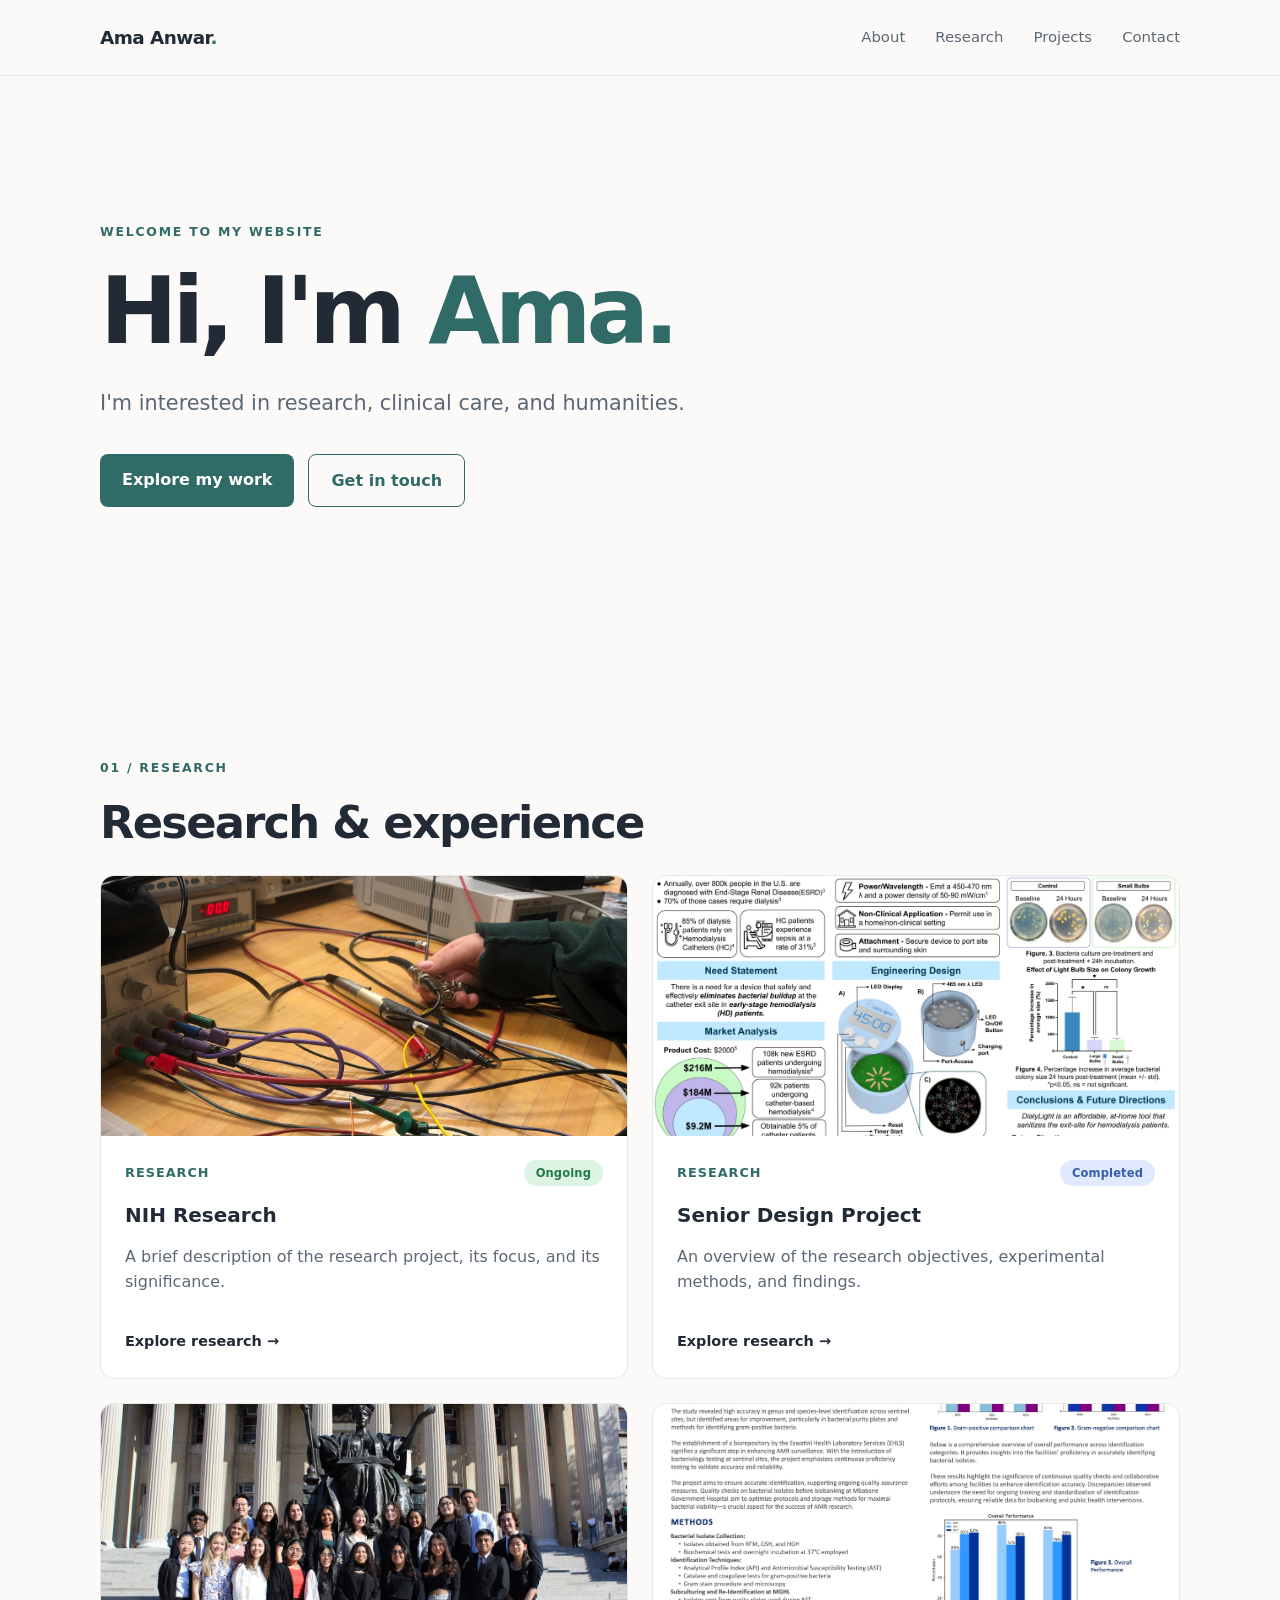
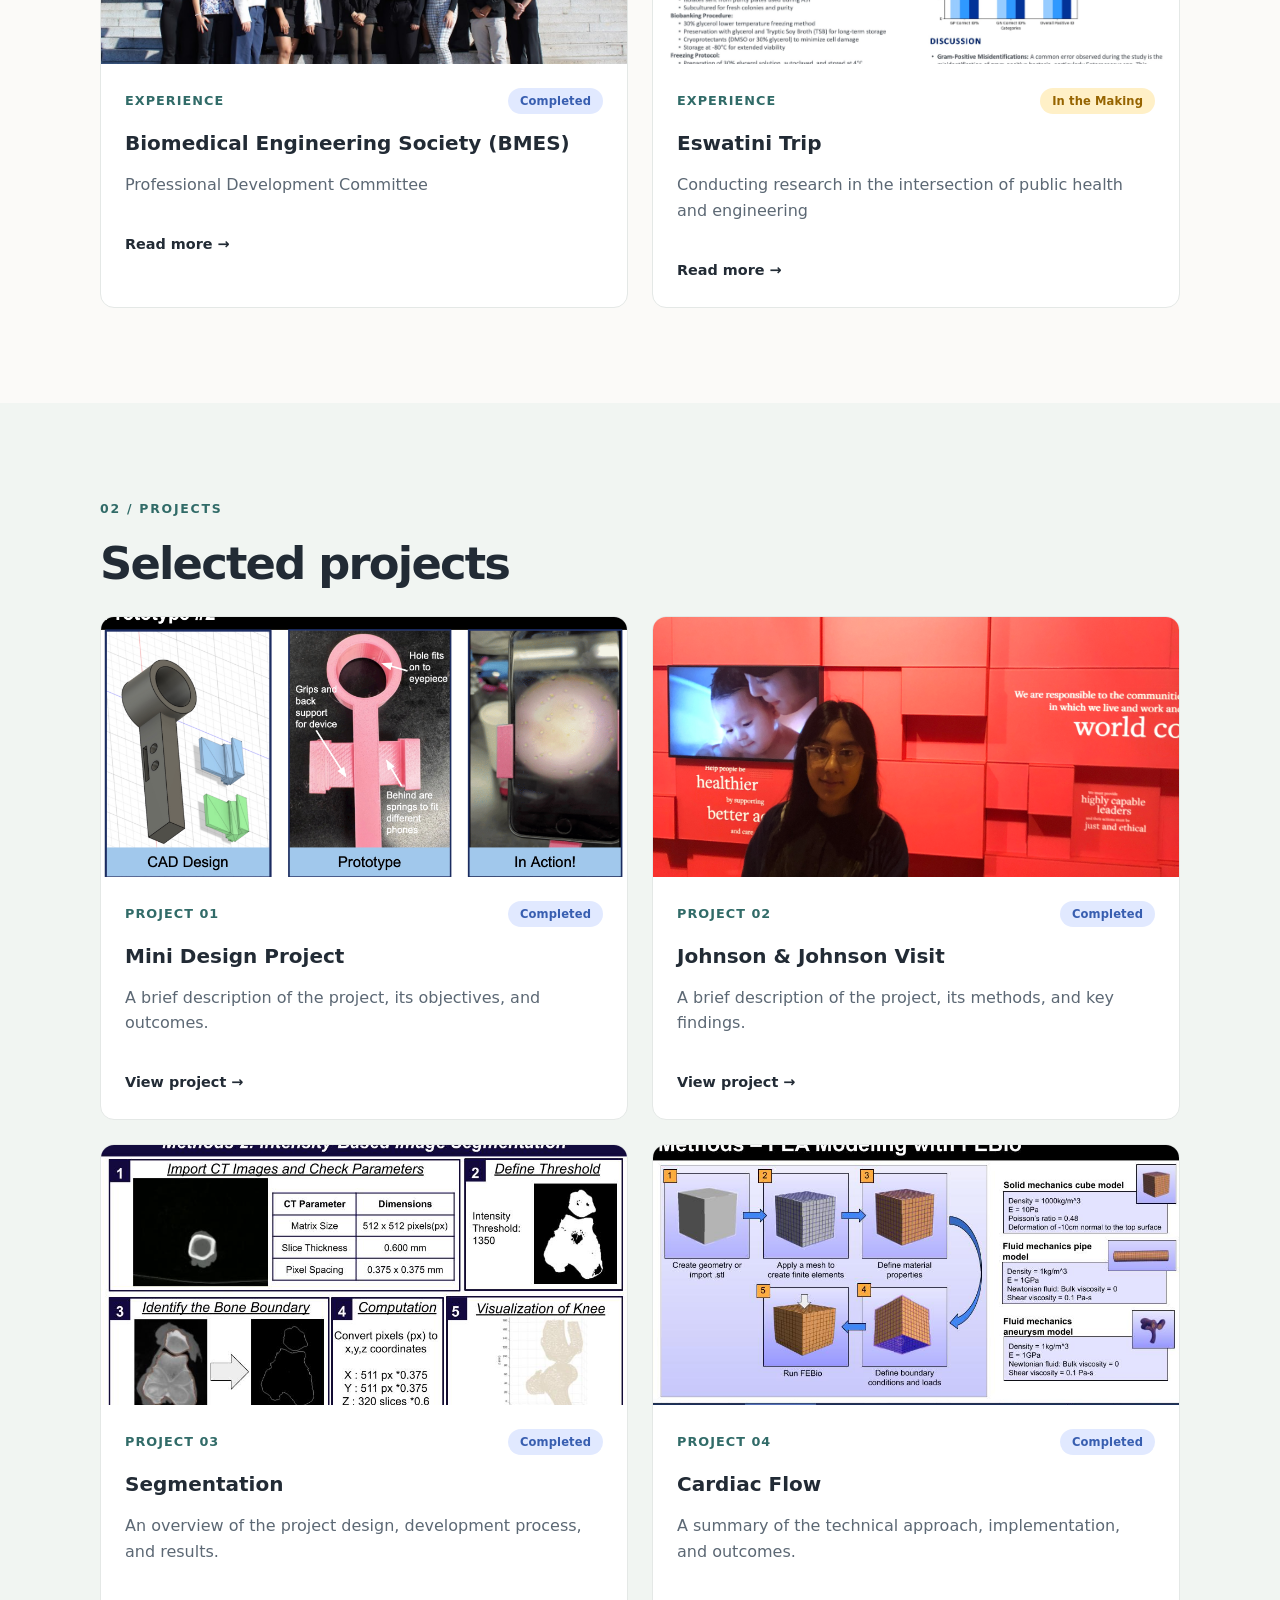
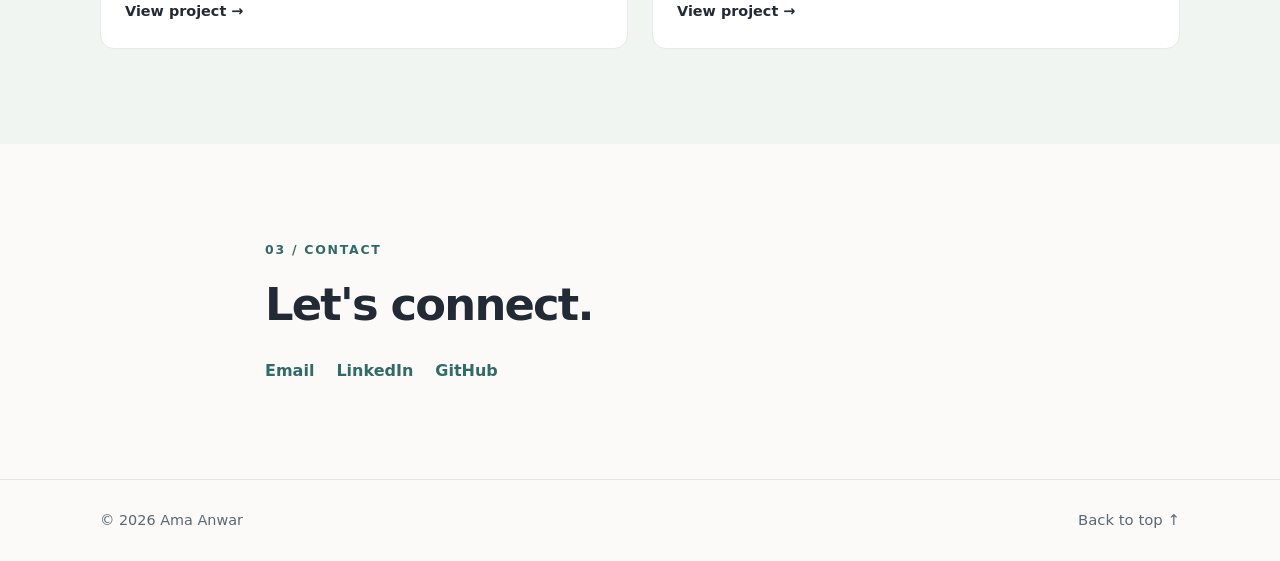
<file: index.html>
<!doctype html>
<html lang="en">
<head>
  <meta charset="utf-8">
  <meta name="viewport" content="width=device-width, initial-scale=1">
  <meta name="description" content="Personal portfolio website">
  <title>Ama Anwar | Portfolio</title>
  <link rel="stylesheet" href="style.css">  
  <script src="script.js" defer></script>
</head>

<body>

  <!-- HEADER -->
  <header class="site-header">
    <nav class="nav container" aria-label="Main navigation">

      <a class="brand" href="index.html">
        Ama Anwar<span class="dot">.</span>
      </a>

      <button
        class="menu-toggle"
        type="button"
        aria-expanded="false"
        aria-controls="nav-links"
      >
        Menu
      </button>

      <div class="nav-links" id="nav-links">
        <a href="about.html">About</a>
        <a href="#research">Research</a>
        <a href="#projects">Projects</a>
        <a href="#contact">Contact</a>
      </div>

    </nav>
  </header>


  <main>

    <!-- HERO SECTION -->
    <section class="hero container" id="home">

      <p class="eyebrow">WELCOME TO MY WEBSITE</p>

      <h1>
        Hi, I'm <span class="accent">Ama.</span>
      </h1>

      <p class="lead">
        I'm interested in research, clinical care, and humanities.
      </p>

      <div class="actions">
        <a class="button" href="#projects">
          Explore my work
        </a>

        <a class="button secondary" href="#contact">
          Get in touch
        </a>
      </div>

    </section>


    <!-- RESEARCH & EXPERIENCE -->
    <section class="section" id="research">

      <div class="container">

        <p class="eyebrow">01 / RESEARCH</p>

        <h2>Research & experience</h2>

        <div class="cards">

          <!-- RESEARCH CARD 01 -->
          <a class="card photo-card" href="research-1.html">

            <img
              src="circuits.jpg"
              alt="Research 01 featured photograph"
              class="card-image"
              loading="lazy"
            >

            <div class="card-content">

              <div class="card-meta">
                <p class="card-label">Research</p>
                <span class="status status-ongoing">Ongoing</span>
              </div>

              <h3>NIH Research</h3>

              <p>
                A brief description of the research project,
                its focus, and its significance.
              </p>

              <span class="card-arrow">
                Explore research &rarr;
              </span>

            </div>

          </a>


          <!-- RESEARCH CARD 02 -->
          <a class="card photo-card" href="research-2.html">

            <img
              src="team7.jpg"
              alt="Research 02 featured photograph"
              class="card-image"
              loading="lazy"
            >

            <div class="card-content">

              <div class="card-meta">
                <p class="card-label">Research</p>
                <span class="status status-completed">Completed</span>
              </div>

              <h3>Senior Design Project</h3>

              <p>
                An overview of the research objectives,
                experimental methods, and findings.
              </p>

              <span class="card-arrow">
                Explore research &rarr;
              </span>

            </div>

          </a>


          <!-- EXPERIENCE CARD 01 -->
          <a class="card photo-card" href="experience-1.html">

            <img
              src="bmes.jpg"
              alt="Experience 01 featured photograph"
              class="card-image"
              loading="lazy"
            >

            <div class="card-content">

              <div class="card-meta">
                <p class="card-label">Experience</p>
                <span class="status status-completed">Completed</span>
              </div>

              <h3>Biomedical Engineering Society (BMES)</h3>

              <p>
                Professional Development Committee
              </p>

              <span class="card-arrow">
                Read more &rarr;
              </span>

            </div>

          </a>


          <!-- EXPERIENCE CARD 02 -->
          <a class="card photo-card" href="experience-2.html">

            <img
              src="icap.jpg"
              alt="Experience 02 featured photograph"
              class="card-image"
              loading="lazy"
            >

            <div class="card-content">

              <div class="card-meta">
                <p class="card-label">Experience</p>
                <span class="status status-progress">In the Making</span>
              </div>

              <h3>Eswatini Trip</h3>

              <p>
                Conducting research in the intersection of
                public health and engineering
              </p>

              <span class="card-arrow">
                Read more &rarr;
              </span>

            </div>

          </a>

        </div>

      </div>

    </section>


    <!-- SELECTED PROJECTS -->
    <section class="section alt" id="projects">

      <div class="container">

        <p class="eyebrow">02 / PROJECTS</p>

        <h2>Selected projects</h2>

        <div class="cards">

          <!-- PROJECT CARD 01 -->
          <a class="card photo-card" href="project-1.html">

            <img
              src="microscopeholder.jpg"
              alt="Project 01 featured photograph"
              class="card-image"
              loading="lazy"
            >

            <div class="card-content">

              <div class="card-meta">
                <p class="card-label">Project 01</p>
                <span class="status status-completed">Completed</span>
              </div>

              <h3>Mini Design Project</h3>

              <p>
                A brief description of the project,
                its objectives, and outcomes.
              </p>

              <span class="card-arrow">
                View project &rarr;
              </span>

            </div>

          </a>


          <!-- PROJECT CARD 02 -->
          <a class="card photo-card" href="project-2.html">

            <img
              src="industry.jpg"
              alt="Project 02 featured photograph"
              class="card-image"
              loading="lazy"
            >

            <div class="card-content">

              <div class="card-meta">
                <p class="card-label">Project 02</p>
                <span class="status status-completed">Completed</span>
              </div>

              <h3>Johnson &amp; Johnson Visit</h3>

              <p>
                A brief description of the project,
                its methods, and key findings.
              </p>

              <span class="card-arrow">
                View project &rarr;
              </span>

            </div>

          </a>


          <!-- PROJECT CARD 03 -->
          <a class="card photo-card" href="project-3.html">

            <img
              src="bone.jpg"
              alt="Project 03 featured photograph"
              class="card-image"
              loading="lazy"
            >

            <div class="card-content">

              <div class="card-meta">
                <p class="card-label">Project 03</p>
                <span class="status status-completed">Completed</span>
              </div>

              <h3>Segmentation</h3>

              <p>
                An overview of the project design,
                development process, and results.
              </p>

              <span class="card-arrow">
                View project &rarr;
              </span>

            </div>

          </a>


          <!-- PROJECT CARD 04 -->
          <a class="card photo-card" href="project-4.html">

            <img
              src="febio.jpg"
              alt="Project 04 featured photograph"
              class="card-image"
              loading="lazy"
            >

            <div class="card-content">

              <div class="card-meta">
                <p class="card-label">Project 04</p>
                <span class="status status-completed">Completed</span>
              </div>

              <h3>Cardiac Flow</h3>

              <p>
                A summary of the technical approach,
                implementation, and outcomes.
              </p>

              <span class="card-arrow">
                View project &rarr;
              </span>

            </div>

          </a>

        </div>

      </div>

    </section>


    <!-- CONTACT -->
    <section class="section" id="contact">

      <div class="container narrow">

        <p class="eyebrow">03 / CONTACT</p>

        <h2>Let's connect.</h2>

        <div class="contact-links">

          <a href="mailto:hello@example.com">
            Email
          </a>

          <a
            href="https://www.linkedin.com/"
            target="_blank"
            rel="noopener noreferrer"
          >
            LinkedIn
          </a>

          <a
            href="https://github.com/"
            target="_blank"
            rel="noopener noreferrer"
          >
            GitHub
          </a>

        </div>

      </div>

    </section>

  </main>


  <!-- FOOTER -->
  <footer class="footer">

    <div class="container">

      <span>
        © <span id="year"></span> Ama Anwar
      </span>

      <a href="#home">
        Back to top &uarr;
      </a>

    </div>

  </footer>

</body>
</html>
</file>
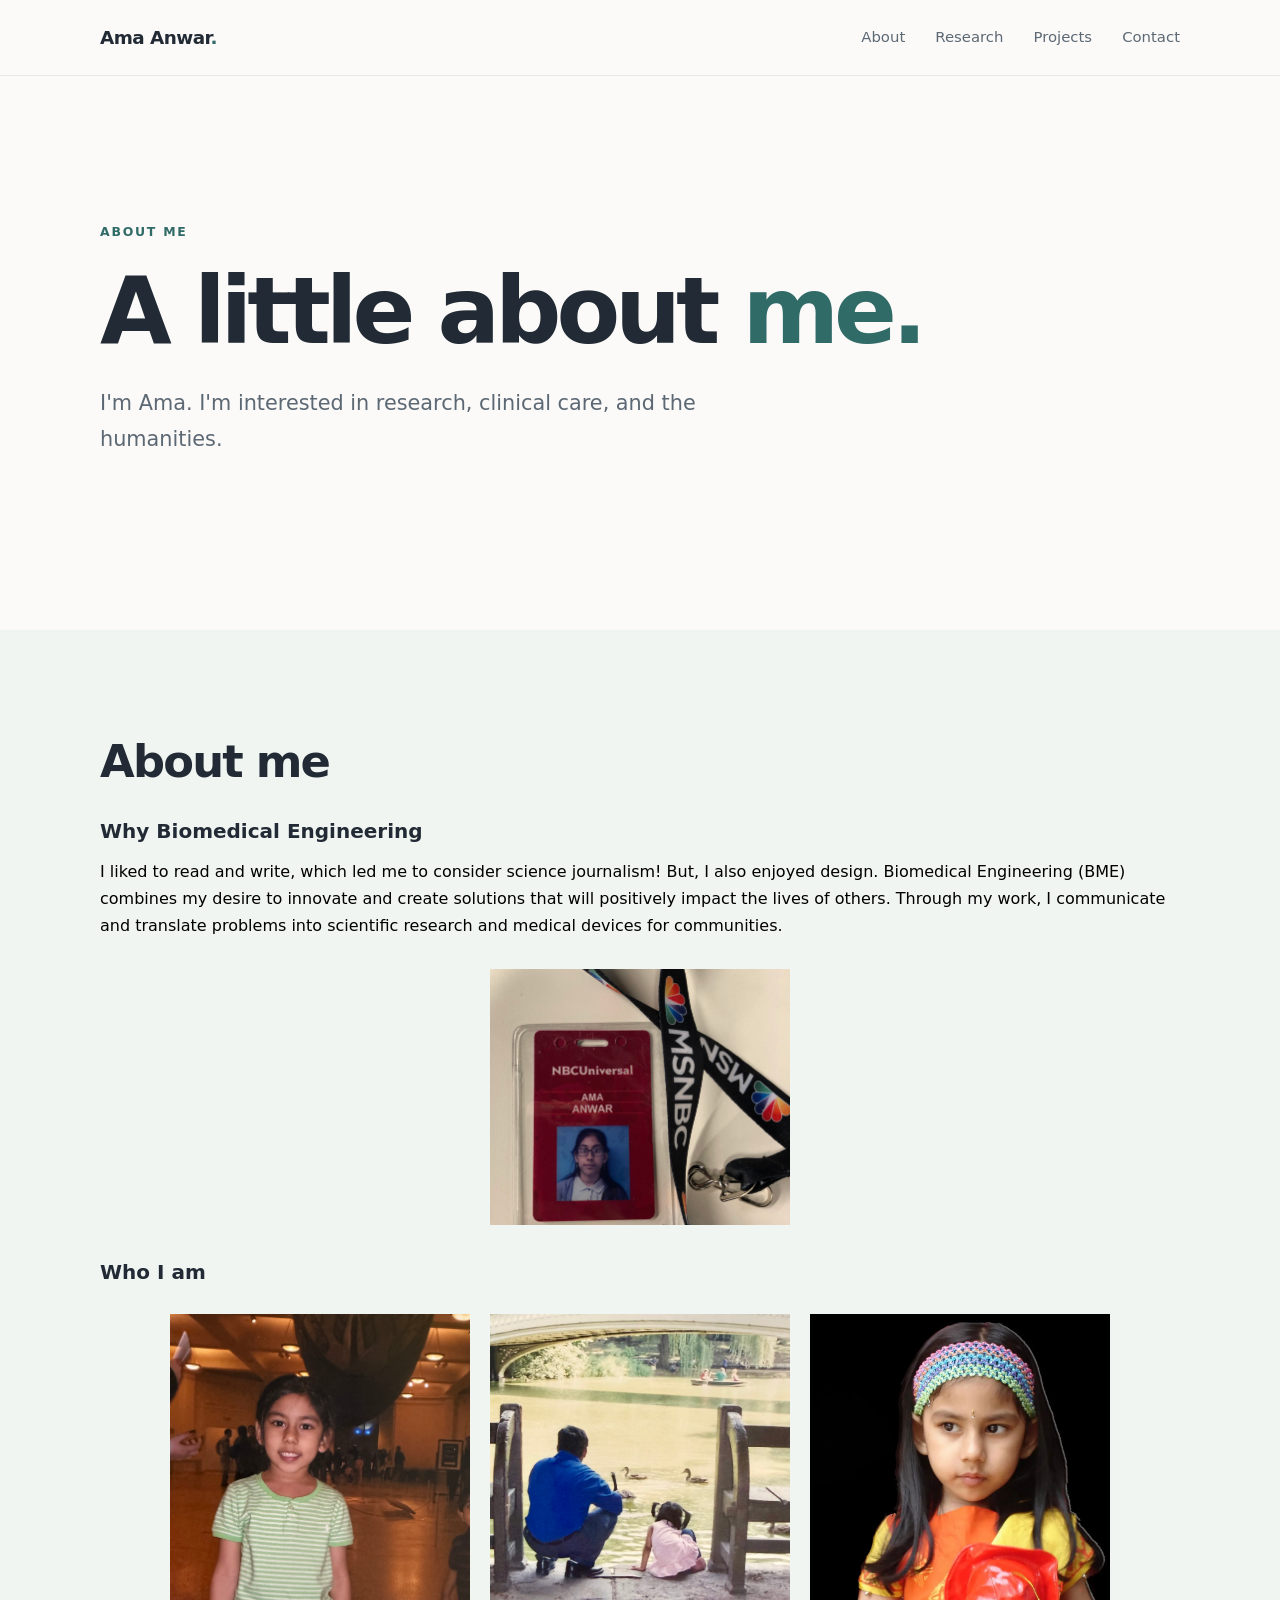
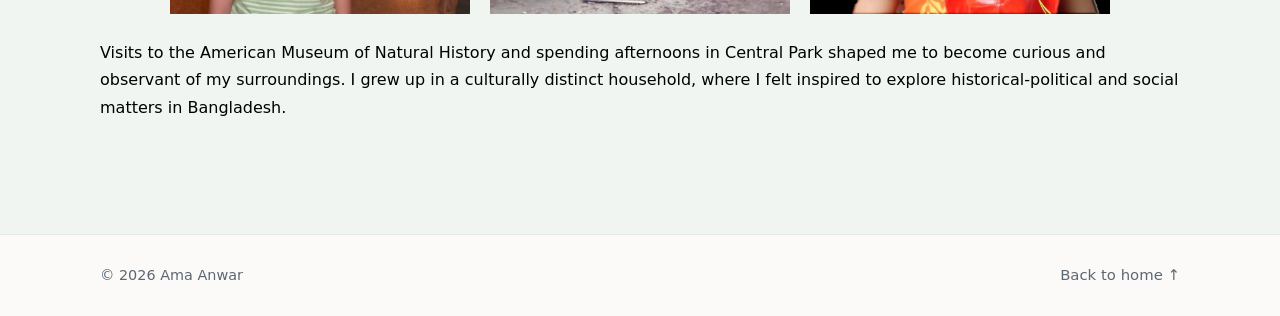
<file: about.html>
<!doctype html>
<html lang="en">
<head>
  <meta charset="utf-8">
  <meta name="viewport" content="width=device-width, initial-scale=1">
  <meta name="description" content="About Ama Anwar">
  <title>About | Ama Anwar</title>
  <link rel="stylesheet" href="style.css">
  <script src="script.js" defer></script>
</head>

<body>

  <!-- Navigation -->
  <header class="site-header">
    <nav class="nav container" aria-label="Main navigation">
      <a class="brand" href="index.html">
        Ama Anwar<span class="dot">.</span>
      </a>

      <button class="menu-toggle" type="button"
              aria-expanded="false" aria-controls="nav-links">
        Menu
      </button>

      <div class="nav-links" id="nav-links">
        <a href="about.html" aria-current="page">About</a>
        <a href="index.html#research">Research</a>
        <a href="index.html#projects">Projects</a>
        <a href="index.html#contact">Contact</a>
      </div>
    </nav>
  </header>

  <main>

    <!-- Introduction -->
    <section class="hero container">
      <p class="eyebrow">ABOUT ME</p>
      <h1>A little about <span class="accent">me.</span></h1>
      <p class="lead">
        I'm Ama. I'm interested in research, clinical care,
        and the humanities.
      </p>
    </section>

    <!-- About Me -->
    <section class="section alt">
      <div class="container">

        <h2>About me</h2>

        <!-- Biomedical Engineering -->
        <h3>Why Biomedical Engineering</h3>

        <p style="color: #000000;">
          I liked to read and write, which led me
          to consider science journalism! But, I also enjoyed
          design. Biomedical Engineering (BME) combines my
          desire to innovate and create solutions that will
          positively impact the lives of others. Through my
          work, I communicate and translate problems into
          scientific research and medical devices for
          communities.
        </p>

        <!-- NBC News Image -->
        <img src="nbcnews.jpg"
             alt="NBC News"
             style="width: 300px;
                    max-width: 100%;
                    height: auto;
                    display: block;
                    margin: 30px auto;">

        <!-- Who I am -->
        <h3>Who I am</h3>

        <!-- Three Square Images -->
        <div style="display: flex;
                    justify-content: center;
                    align-items: center;
                    gap: 20px;
                    flex-wrap: wrap;
                    margin: 25px 0;">

          <img src="museum.jpg"
               alt="Museum"
               style="width: 300px;
                      height: 300px;
                      max-width: 100%;
                      object-fit: cover;">

          <img src="centralpark.jpg"
               alt="Central Park"
               style="width: 300px;
                      height: 300px;
                      max-width: 100%;
                      object-fit: cover;">

          <img src="bengali.jpg"
               alt="Bengali"
               style="width: 300px;
                      height: 300px;
                      max-width: 100%;
                      object-fit: cover;">

        </div>

        <!-- Values Description -->
        <p style="color: #000000;">
          Visits to the American Museum of Natural History and spending afternoons in Central Park 
          shaped me to become curious and observant of my surroundings. I grew up in a culturally
          distinct household, where I felt inspired to explore historical-political and social matters
          in Bangladesh.
        </p>

      </div>
    </section>

  </main>

  <!-- Footer -->
  <footer class="footer">
    <div class="container">
      <span>© <span id="year"></span> Ama Anwar</span>
      <a href="index.html">Back to home ↑</a>
    </div>
  </footer>

</body>
</html>
</file>
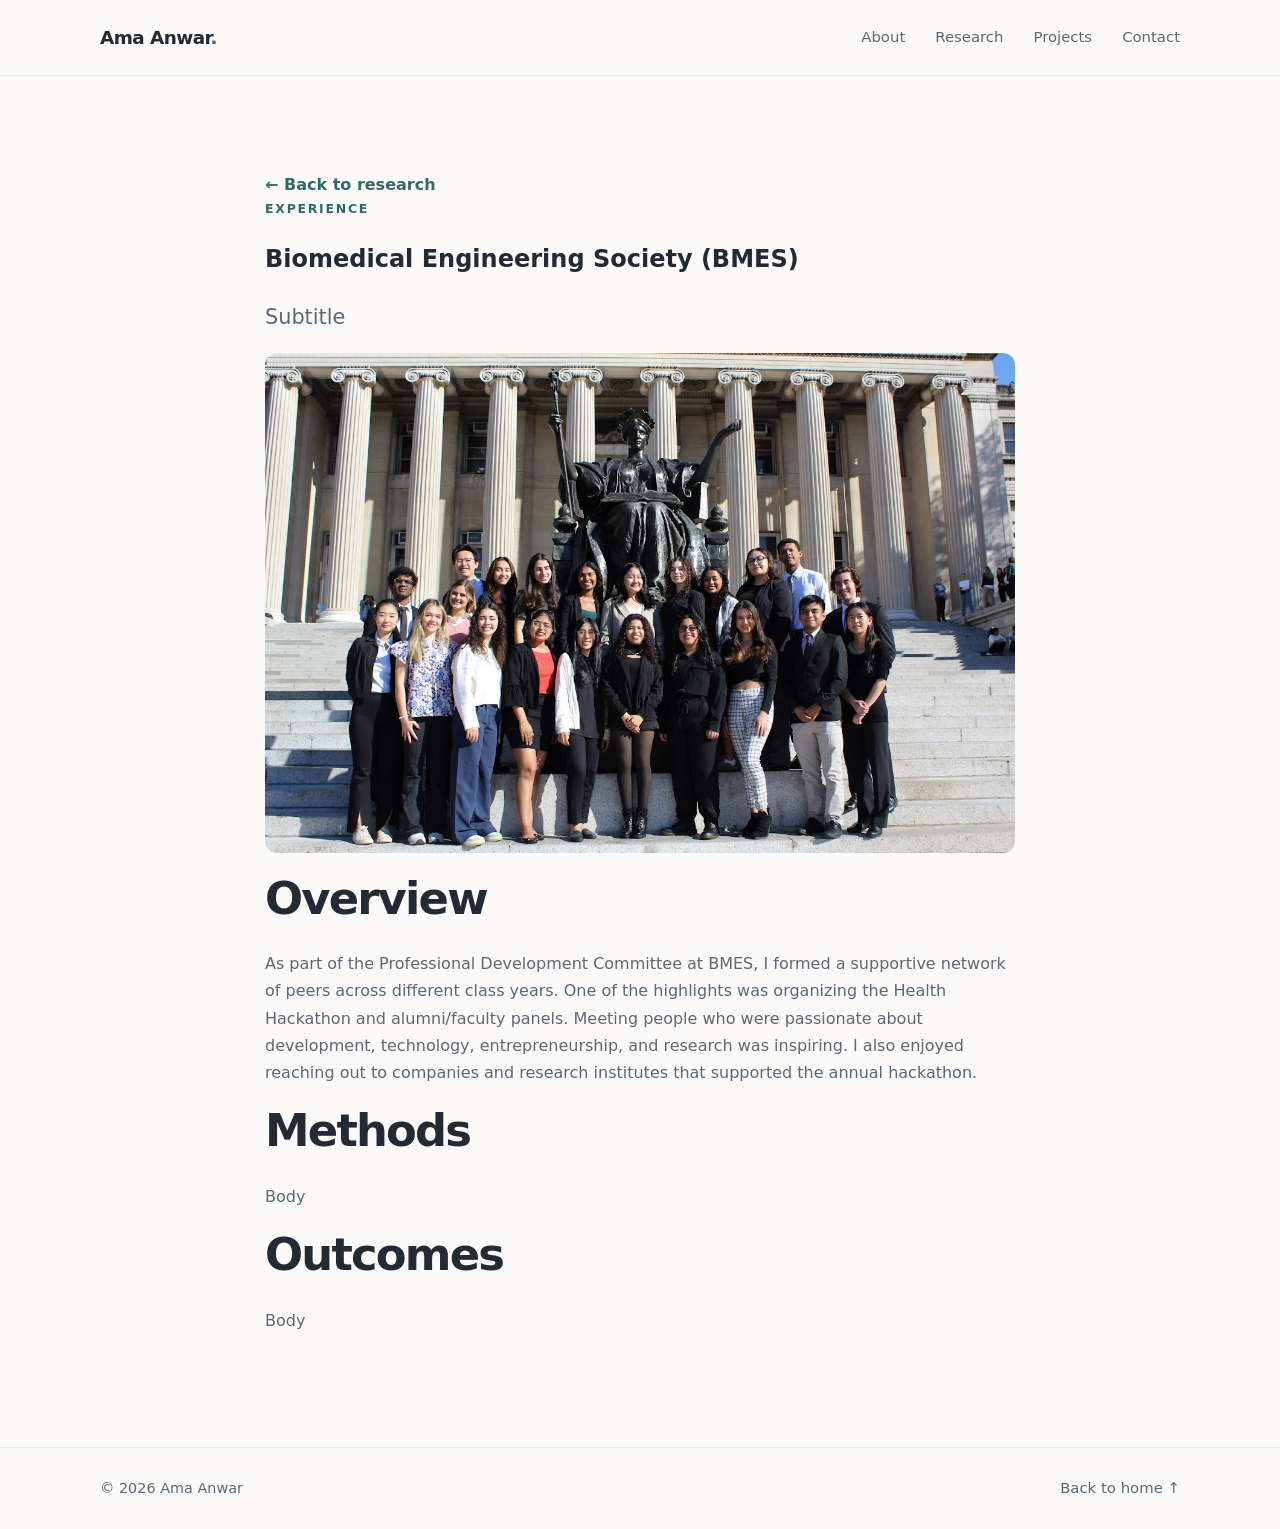
<file: experience-1.html>
<!doctype html>
<html lang="en">
<head>
  <title>Browser Tab Title</title>
  <link rel="stylesheet" href="style.css">
  <script src="script.js" defer></script>
</head>
<body>
  <header class="site-header">
    <nav class="nav container" aria-label="Main navigation">
      <a class="brand" href="index.html">Ama Anwar<span class="dot">.</span></a>
      <button class="menu-toggle" type="button" aria-expanded="false" aria-controls="nav-links">Menu</button>
      <div class="nav-links" id="nav-links">
        <a href="about.html">About</a>
        <a href="index.html#research">Research</a>
        <a href="index.html#projects">Projects</a>
        <a href="index.html#contact">Contact</a>
      </div>
    </nav>
  </header>
  <main>
    <section class="section">
      <div class="container narrow">
        <a class="text-link" href="index.html#research">&larr; Back to research</a>
        <p class="eyebrow">EXPERIENCE</p>
        <h1>Biomedical Engineering Society (BMES)</h1>
        <p class="lead">Subtitle</p>
        <img src="bmes.jpg" alt="Featured image" style="width:100%;height:auto;border-radius:12px;" loading="lazy">
        <h2>Overview</h2>
        <p>As part of the Professional Development Committee at BMES, I formed a supportive network of peers across different class years. One of the highlights was organizing the Health Hackathon and alumni/faculty panels. Meeting people who were passionate about development, technology, entrepreneurship, and research was inspiring. I also enjoyed reaching out to companies and research institutes that supported the annual hackathon.</p>
        <h2>Methods</h2>
        <p>Body</p>
        <h2>Outcomes</h2>
        <p>Body</p>
      </div>
    </section>
  </main>
  <footer class="footer">
    <div class="container">
      <span>© <span id="year"></span> Ama Anwar</span>
      <a href="index.html">Back to home &uarr;</a>
    </div>
  </footer>
</body>
</html>
</file>
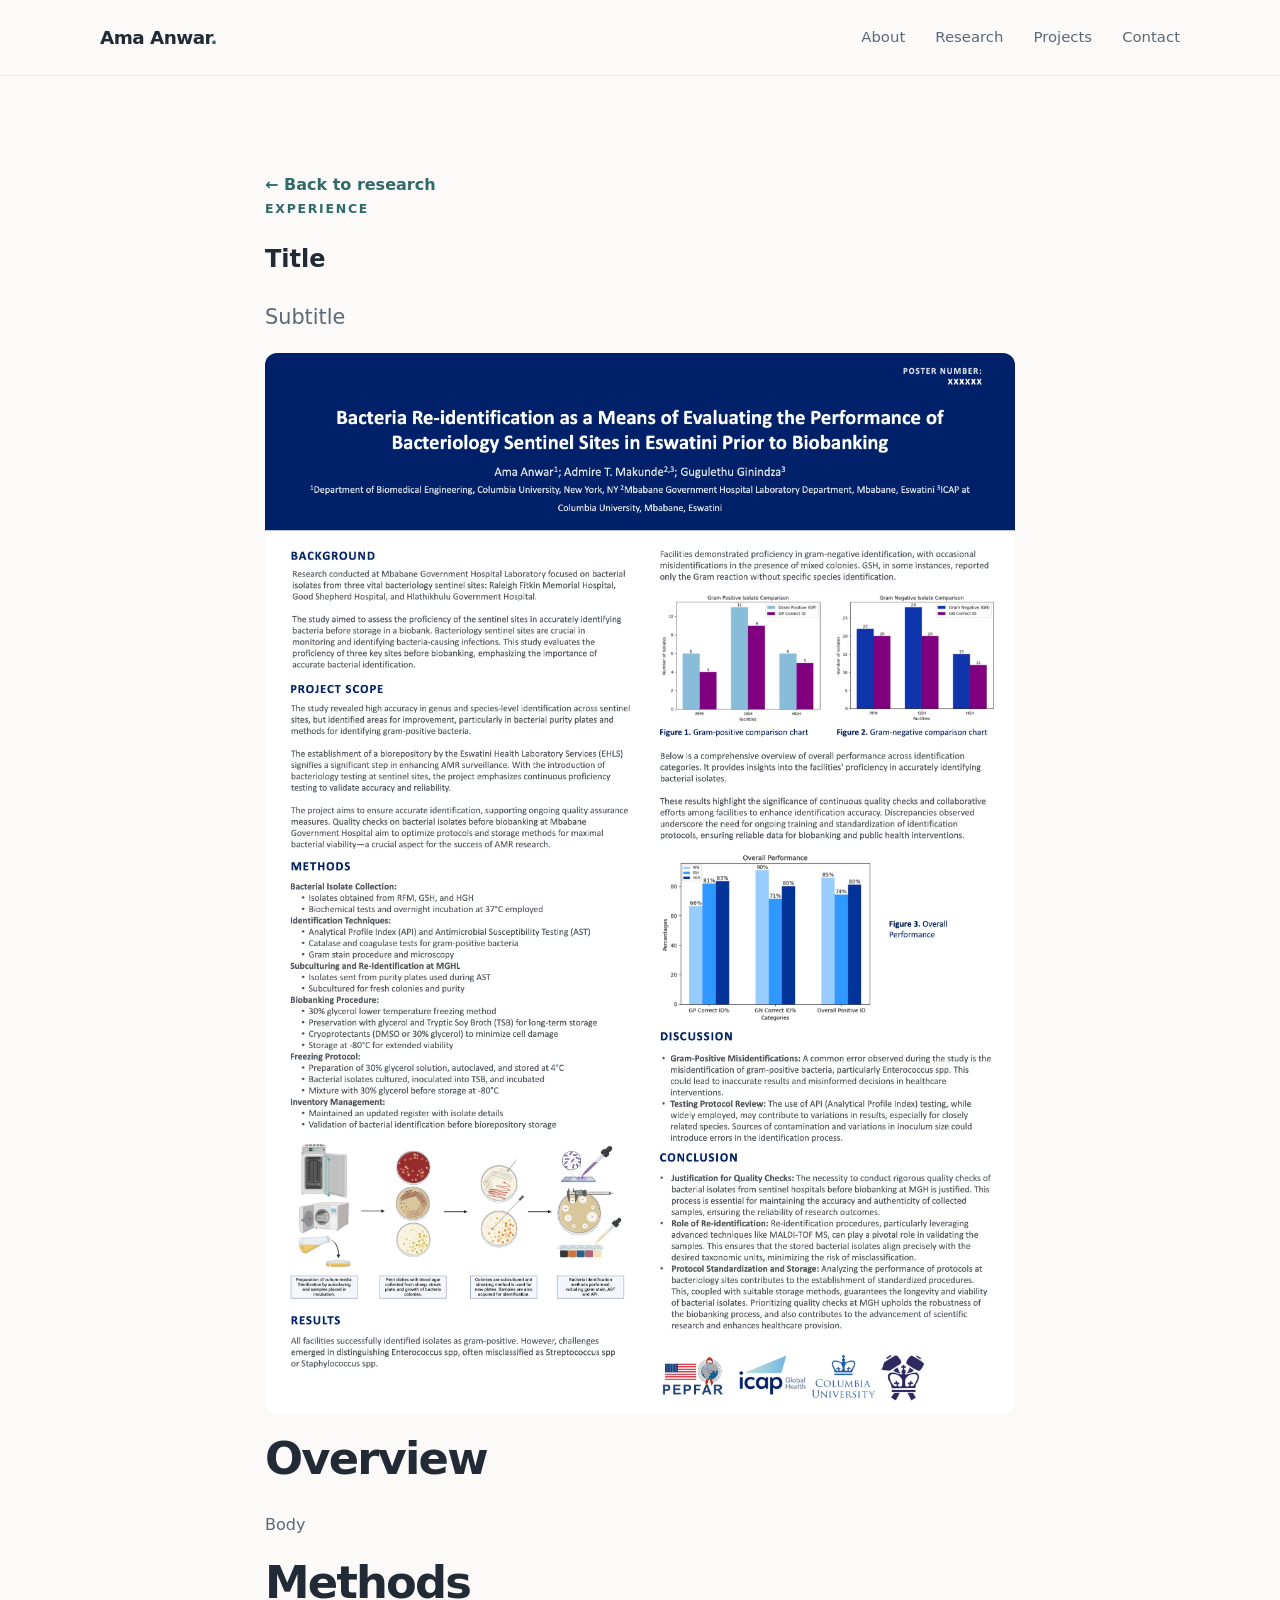
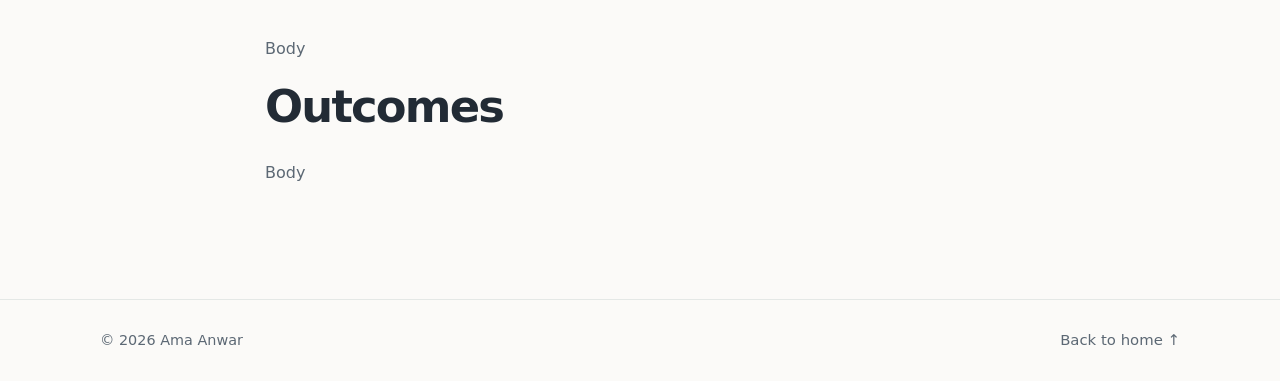
<file: experience-2.html>
<!doctype html>
<html lang="en">
<head>
  <title>Browser Tab Title</title>
  <link rel="stylesheet" href="style.css">
  <script src="script.js" defer></script>
</head>
<body>
  <header class="site-header">
    <nav class="nav container" aria-label="Main navigation">
      <a class="brand" href="index.html">Ama Anwar<span class="dot">.</span></a>
      <button class="menu-toggle" type="button" aria-expanded="false" aria-controls="nav-links">Menu</button>
      <div class="nav-links" id="nav-links">
        <a href="about.html">About</a>
        <a href="index.html#research">Research</a>
        <a href="index.html#projects">Projects</a>
        <a href="index.html#contact">Contact</a>
      </div>
    </nav>
  </header>
  <main>
    <section class="section">
      <div class="container narrow">
        <a class="text-link" href="index.html#research">&larr; Back to research</a>
        <p class="eyebrow">EXPERIENCE</p>
        <h1>Title</h1>
        <p class="lead">Subtitle</p>
        <img src="icap.jpg" alt="Featured image" style="width:100%;height:auto;border-radius:12px;" loading="lazy">
        <h2>Overview</h2>
        <p>Body</p>
        <h2>Methods</h2>
        <p>Body</p>
        <h2>Outcomes</h2>
        <p>Body</p>
      </div>
    </section>
  </main>
  <footer class="footer">
    <div class="container">
      <span>© <span id="year"></span> Ama Anwar</span>
      <a href="index.html">Back to home &uarr;</a>
    </div>
  </footer>
</body>
</html>
</file>
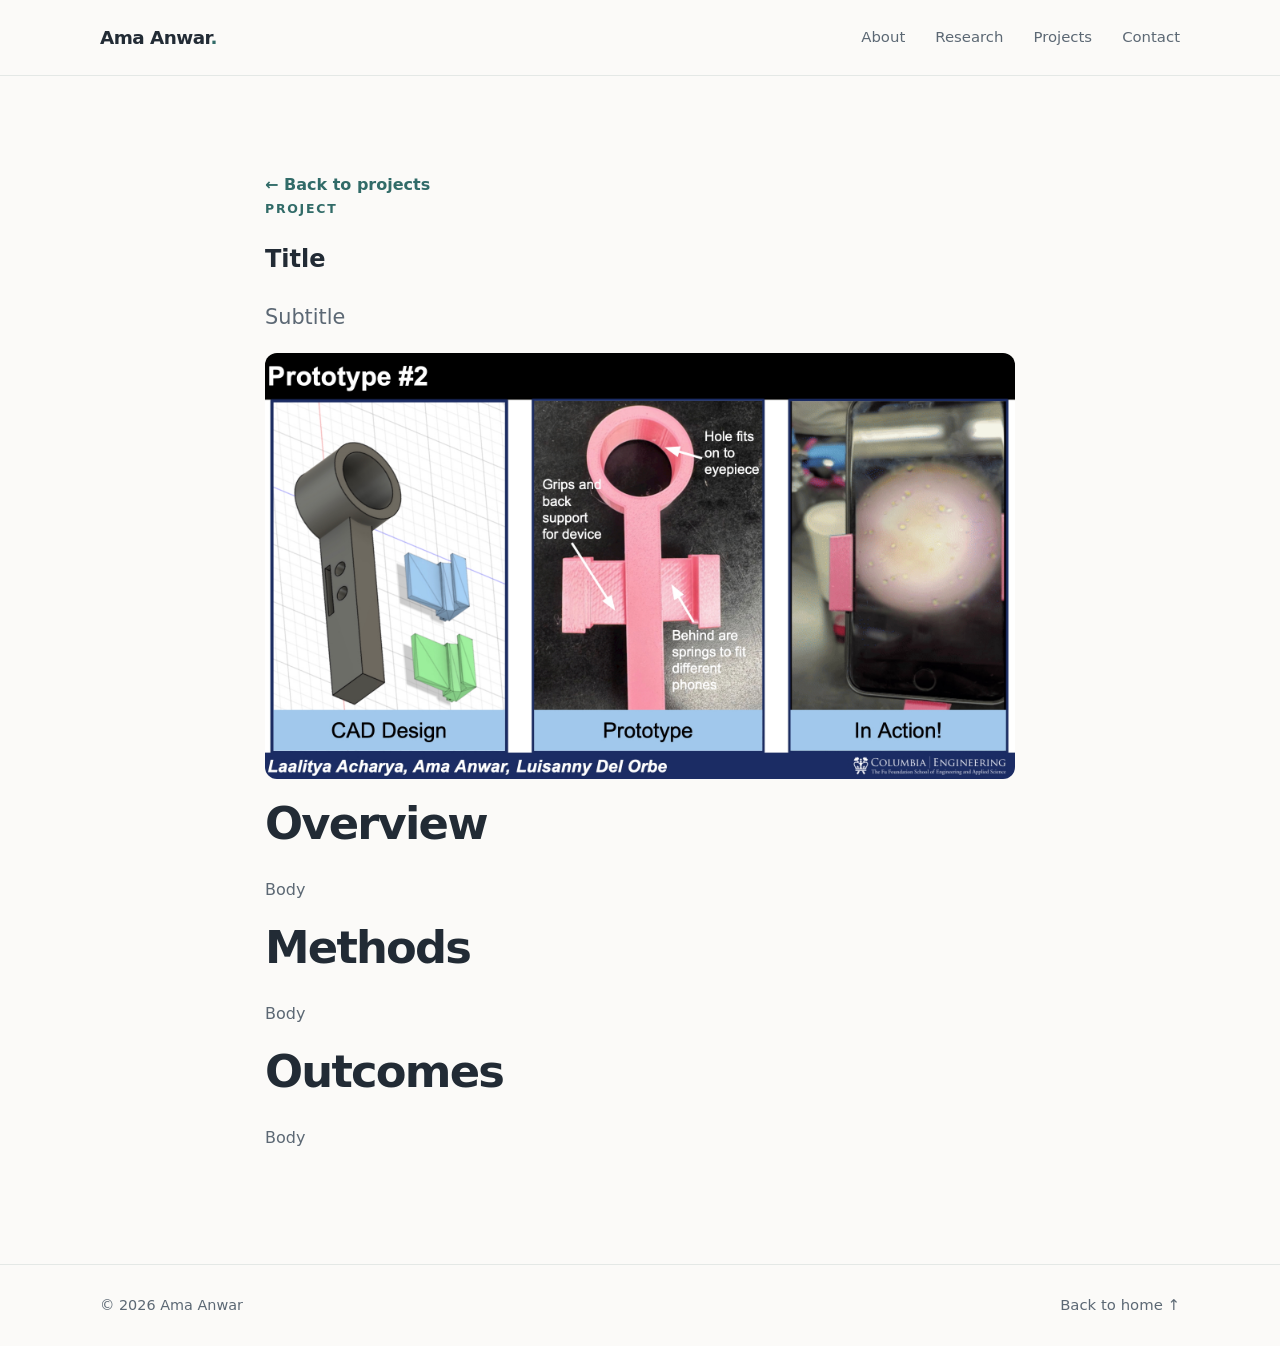
<file: project-1.html>
<!doctype html>
<html lang="en">
<head>
  <title>Browser Tab Title</title>
  <link rel="stylesheet" href="style.css">
  <script src="script.js" defer></script>
</head>
<body>
  <header class="site-header">
    <nav class="nav container" aria-label="Main navigation">
      <a class="brand" href="index.html">Ama Anwar<span class="dot">.</span></a>
      <button class="menu-toggle" type="button" aria-expanded="false" aria-controls="nav-links">Menu</button>
      <div class="nav-links" id="nav-links">
        <a href="about.html">About</a>
        <a href="index.html#research">Research</a>
        <a href="index.html#projects">Projects</a>
        <a href="index.html#contact">Contact</a>
      </div>
    </nav>
  </header>
  <main>
    <section class="section">
      <div class="container narrow">
        <a class="text-link" href="index.html#projects">&larr; Back to projects</a>
        <p class="eyebrow">PROJECT</p>
        <h1>Title</h1>
        <p class="lead">Subtitle</p>
        <img src="microscopeholder.jpg" alt="Featured image" style="width:100%;height:auto;border-radius:12px;" loading="lazy">
        <h2>Overview</h2>
        <p>Body</p>
        <h2>Methods</h2>
        <p>Body</p>
        <h2>Outcomes</h2>
        <p>Body</p>
      </div>
    </section>
  </main>
  <footer class="footer">
    <div class="container">
      <span>© <span id="year"></span> Ama Anwar</span>
      <a href="index.html">Back to home &uarr;</a>
    </div>
  </footer>
</body>
</html>
</file>
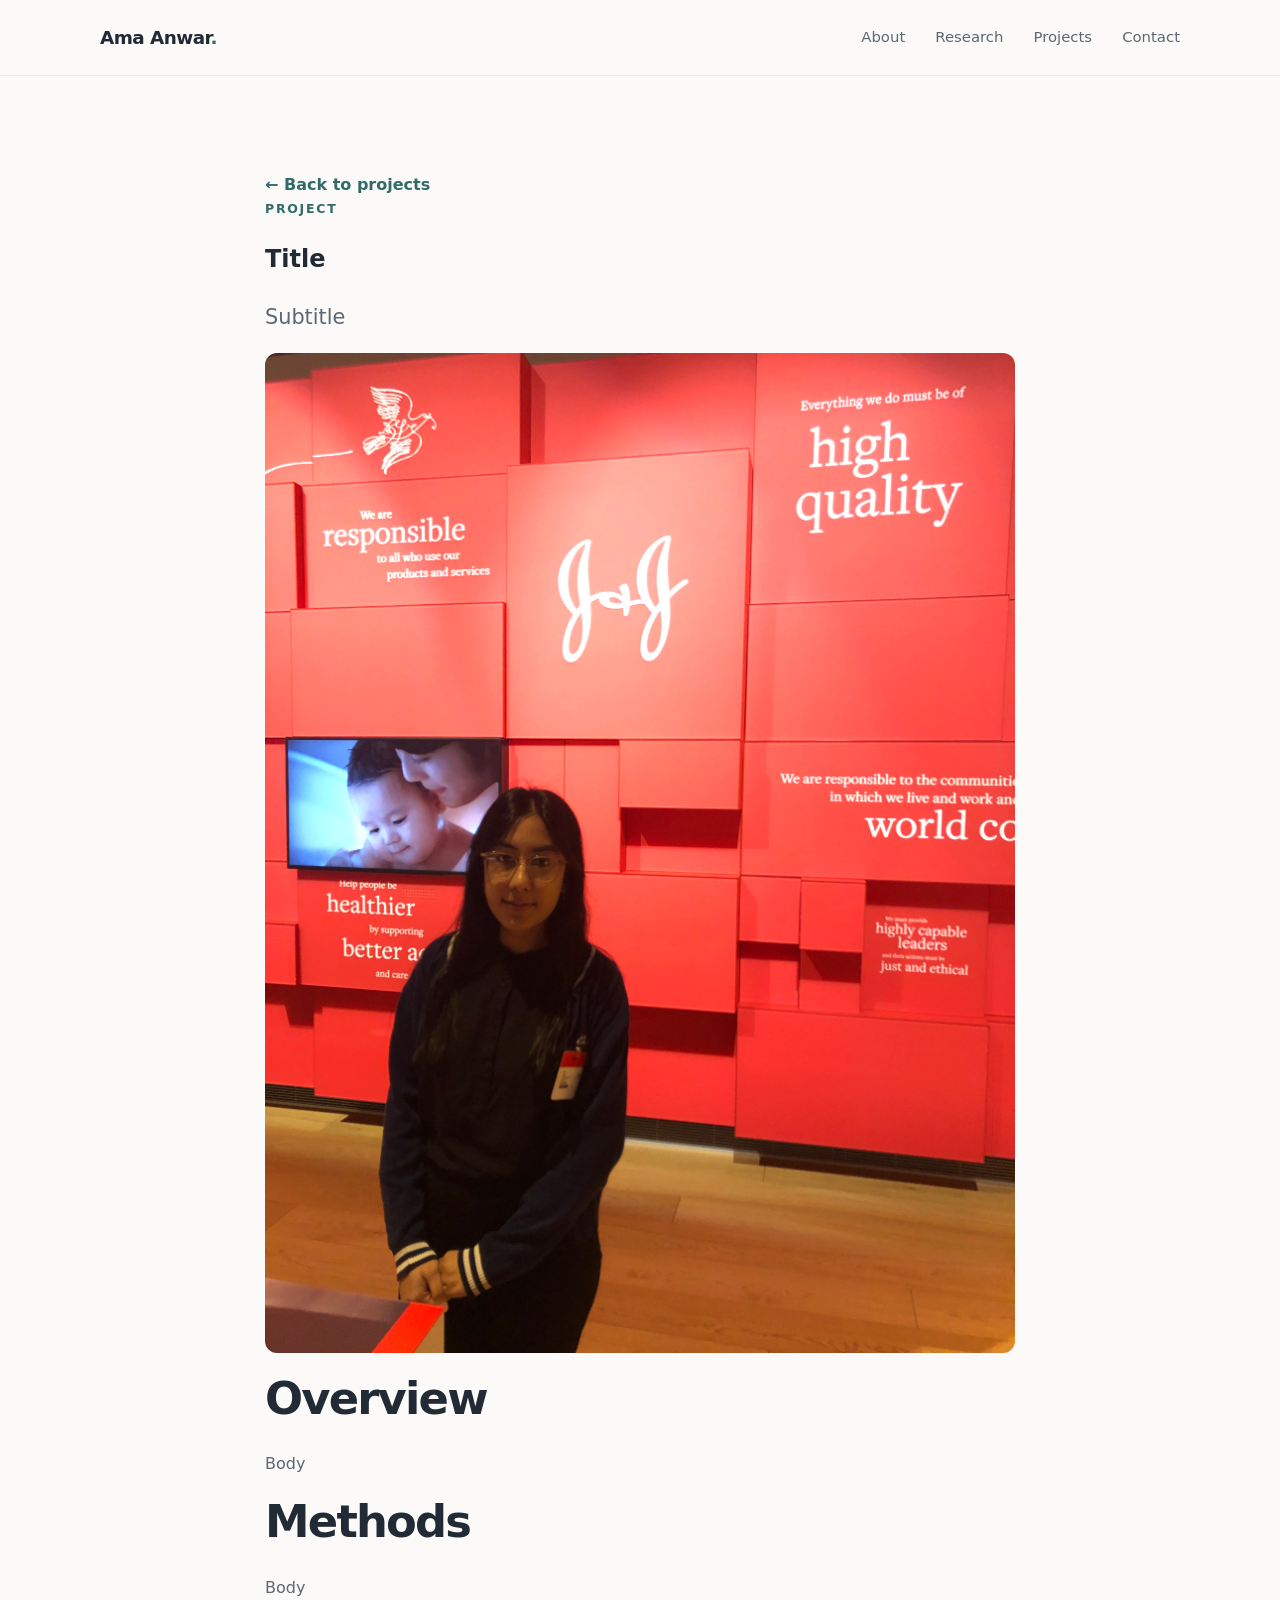
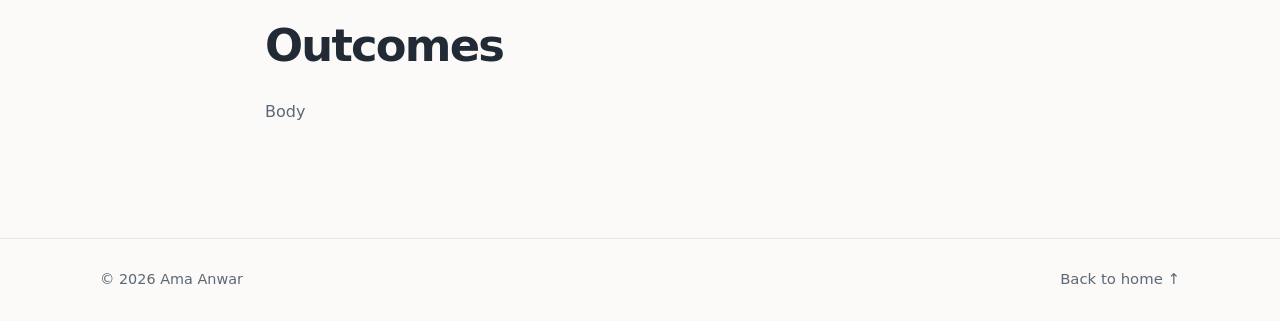
<file: project-2.html>
<!doctype html>
<html lang="en">
<head>
  <title>Browser Tab Title</title>
  <link rel="stylesheet" href="style.css">
  <script src="script.js" defer></script>
</head>
<body>
  <header class="site-header">
    <nav class="nav container" aria-label="Main navigation">
      <a class="brand" href="index.html">Ama Anwar<span class="dot">.</span></a>
      <button class="menu-toggle" type="button" aria-expanded="false" aria-controls="nav-links">Menu</button>
      <div class="nav-links" id="nav-links">
        <a href="about.html">About</a>
        <a href="index.html#research">Research</a>
        <a href="index.html#projects">Projects</a>
        <a href="index.html#contact">Contact</a>
      </div>
    </nav>
  </header>
  <main>
    <section class="section">
      <div class="container narrow">
        <a class="text-link" href="index.html#projects">&larr; Back to projects</a>
        <p class="eyebrow">PROJECT</p>
        <h1>Title</h1>
        <p class="lead">Subtitle</p>
        <img src="industry.jpg" alt="Featured image" style="width:100%;height:auto;border-radius:12px;" loading="lazy">
        <h2>Overview</h2>
        <p>Body</p>
        <h2>Methods</h2>
        <p>Body</p>
        <h2>Outcomes</h2>
        <p>Body</p>
      </div>
    </section>
  </main>
  <footer class="footer">
    <div class="container">
      <span>© <span id="year"></span> Ama Anwar</span>
      <a href="index.html">Back to home &uarr;</a>
    </div>
  </footer>
</body>
</html>
</file>
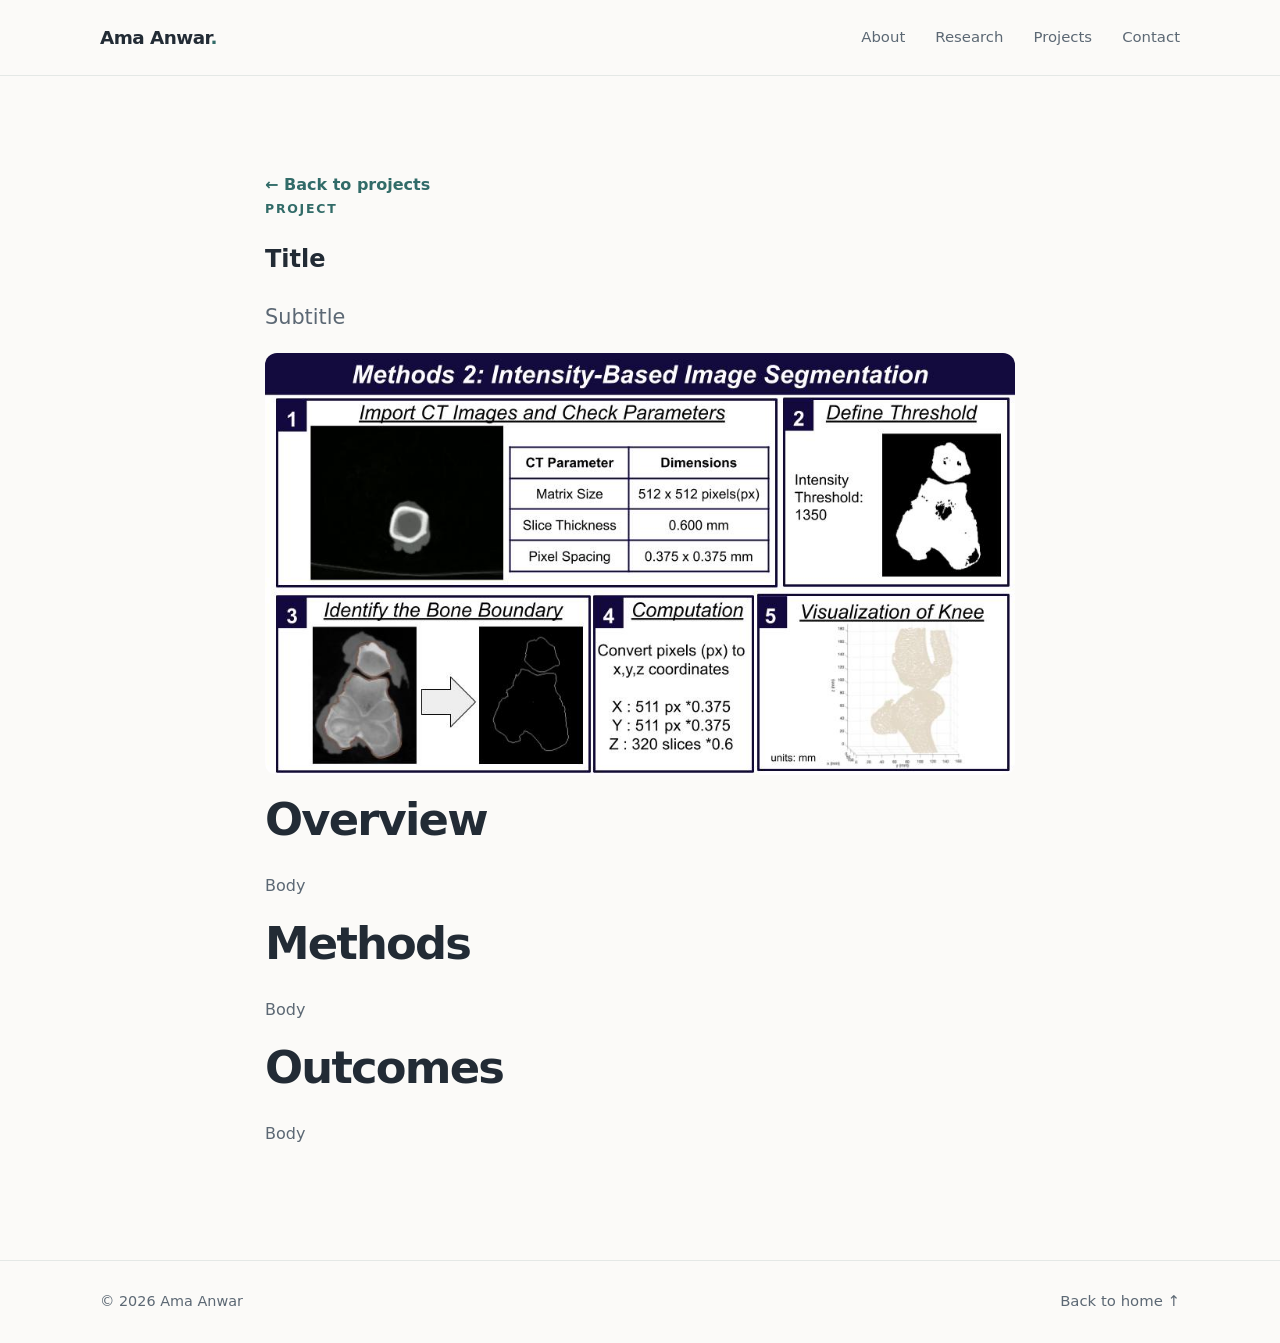
<file: project-3.html>
<!doctype html>
<html lang="en">
<head>
  <title>Browser Tab Title</title>
  <link rel="stylesheet" href="style.css">
  <script src="script.js" defer></script>
</head>
<body>
  <header class="site-header">
    <nav class="nav container" aria-label="Main navigation">
      <a class="brand" href="index.html">Ama Anwar<span class="dot">.</span></a>
      <button class="menu-toggle" type="button" aria-expanded="false" aria-controls="nav-links">Menu</button>
      <div class="nav-links" id="nav-links">
        <a href="about.html">About</a>
        <a href="index.html#research">Research</a>
        <a href="index.html#projects">Projects</a>
        <a href="index.html#contact">Contact</a>
      </div>
    </nav>
  </header>
  <main>
    <section class="section">
      <div class="container narrow">
        <a class="text-link" href="index.html#projects">&larr; Back to projects</a>
        <p class="eyebrow">PROJECT</p>
        <h1>Title</h1>
        <p class="lead">Subtitle</p>
        <img src="bone.jpg" alt="Featured image" style="width:100%;height:auto;border-radius:12px;" loading="lazy">
        <h2>Overview</h2>
        <p>Body</p>
        <h2>Methods</h2>
        <p>Body</p>
        <h2>Outcomes</h2>
        <p>Body</p>
      </div>
    </section>
  </main>
  <footer class="footer">
    <div class="container">
      <span>© <span id="year"></span> Ama Anwar</span>
      <a href="index.html">Back to home &uarr;</a>
    </div>
  </footer>
</body>
</html>
</file>
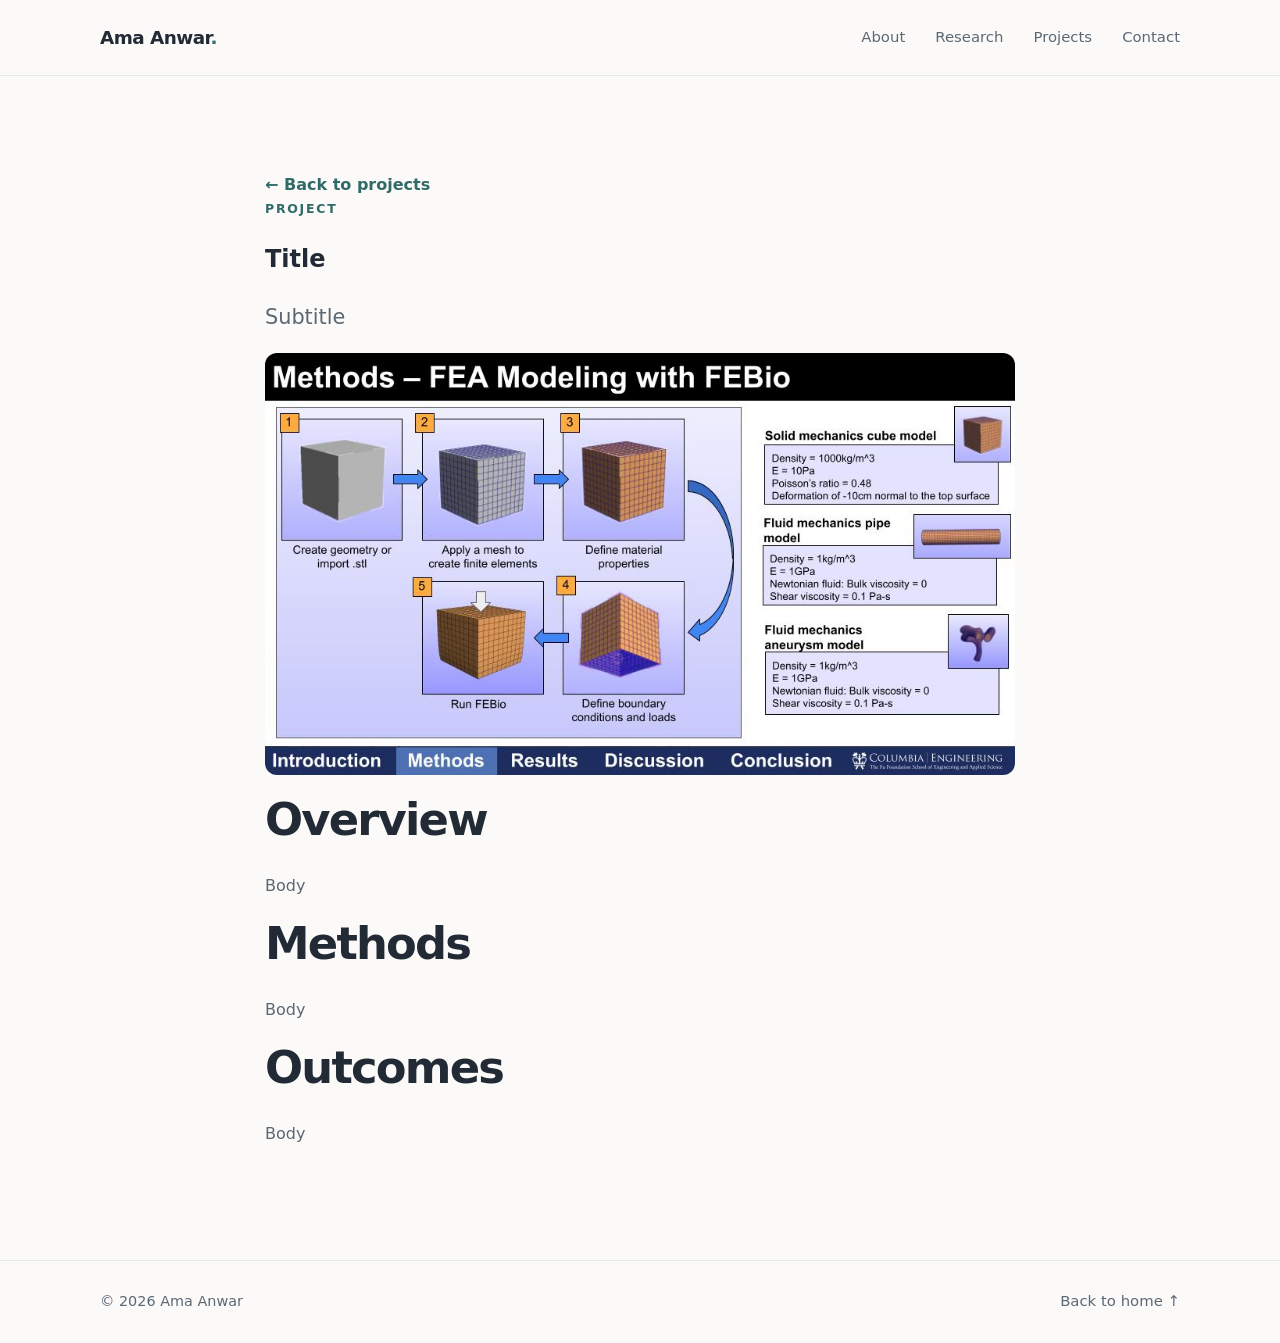
<file: project-4.html>
<!doctype html>
<html lang="en">
<head>
  <title>Browser Tab Title</title>
  <link rel="stylesheet" href="style.css">
  <script src="script.js" defer></script>
</head>
<body>
  <header class="site-header">
    <nav class="nav container" aria-label="Main navigation">
      <a class="brand" href="index.html">Ama Anwar<span class="dot">.</span></a>
      <button class="menu-toggle" type="button" aria-expanded="false" aria-controls="nav-links">Menu</button>
      <div class="nav-links" id="nav-links">
        <a href="about.html">About</a>
        <a href="index.html#research">Research</a>
        <a href="index.html#projects">Projects</a>
        <a href="index.html#contact">Contact</a>
      </div>
    </nav>
  </header>
  <main>
    <section class="section">
      <div class="container narrow">
        <a class="text-link" href="index.html#projects">&larr; Back to projects</a>
        <p class="eyebrow">PROJECT</p>
        <h1>Title</h1>
        <p class="lead">Subtitle</p>
        <img src="febio.jpg" alt="Featured image" style="width:100%;height:auto;border-radius:12px;" loading="lazy">
        <h2>Overview</h2>
        <p>Body</p>
        <h2>Methods</h2>
        <p>Body</p>
        <h2>Outcomes</h2>
        <p>Body</p>
      </div>
    </section>
  </main>
  <footer class="footer">
    <div class="container">
      <span>© <span id="year"></span> Ama Anwar</span>
      <a href="index.html">Back to home &uarr;</a>
    </div>
  </footer>
</body>
</html>
</file>
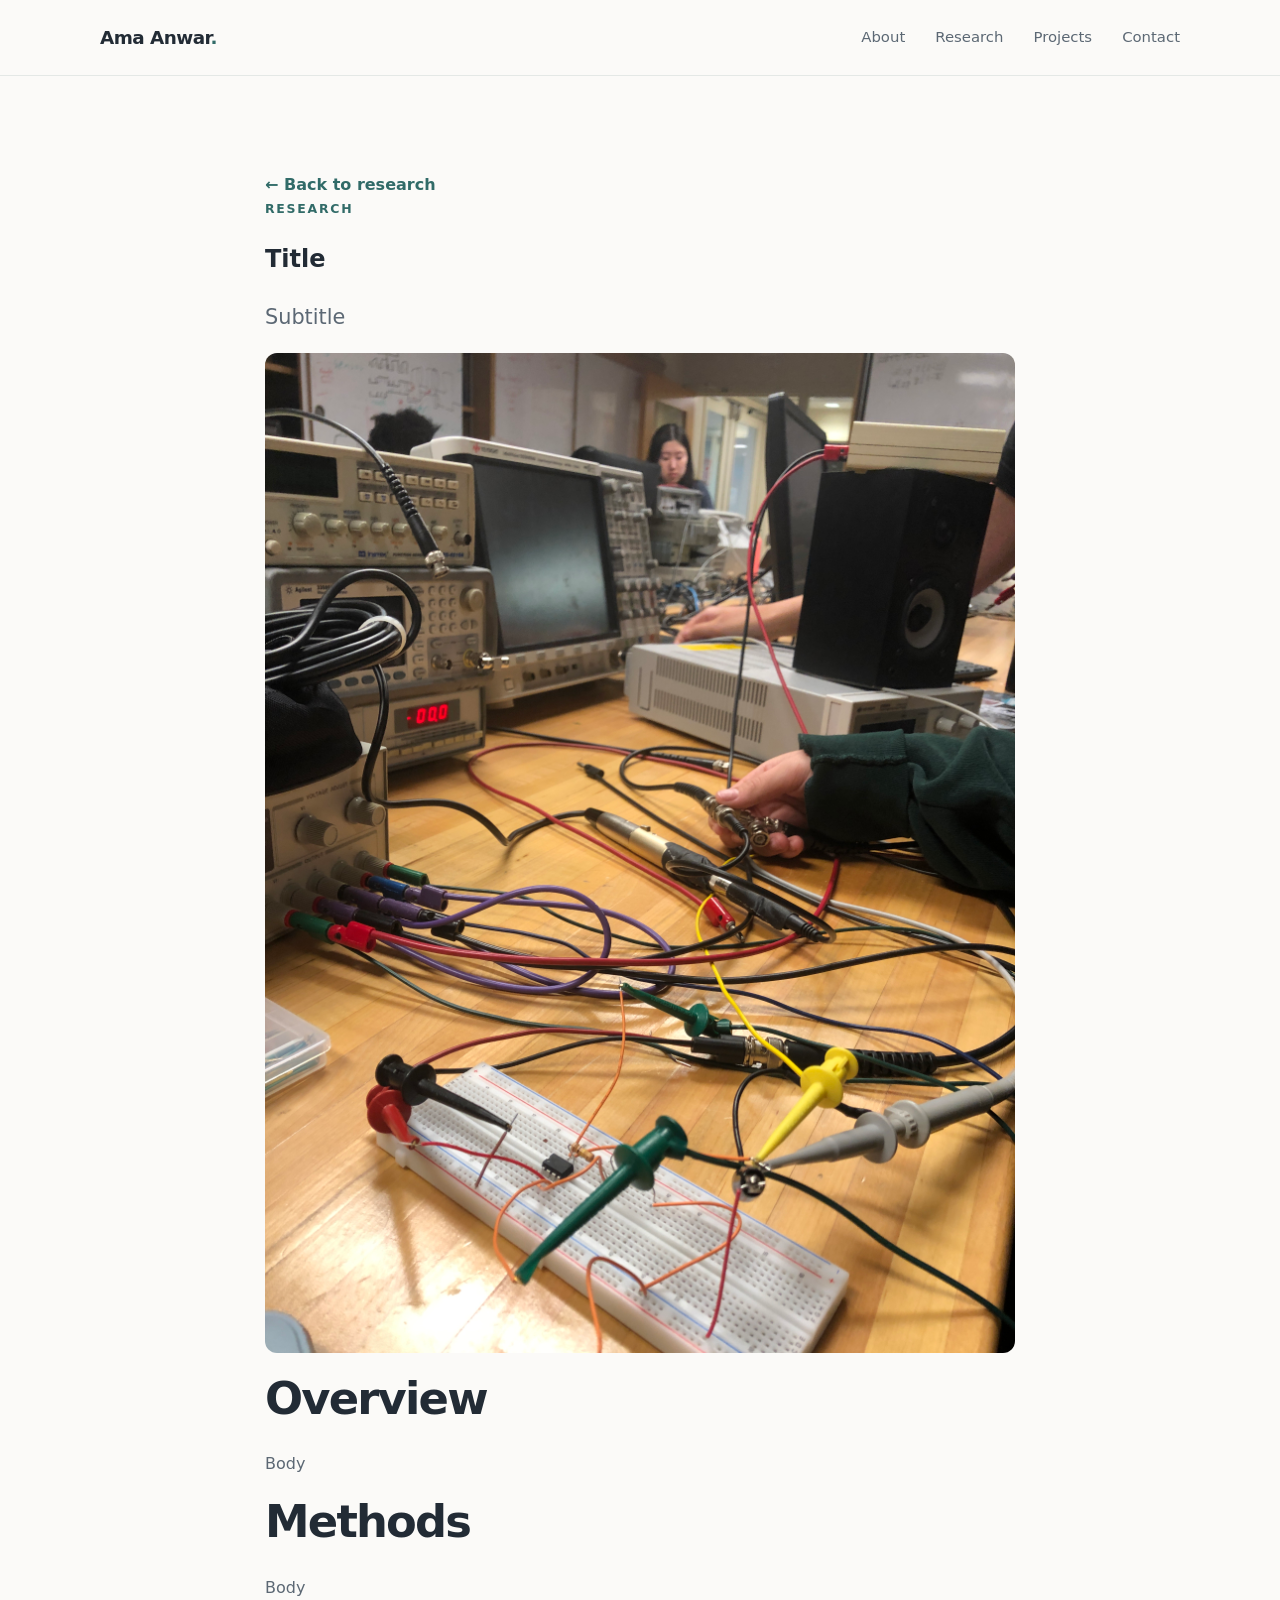
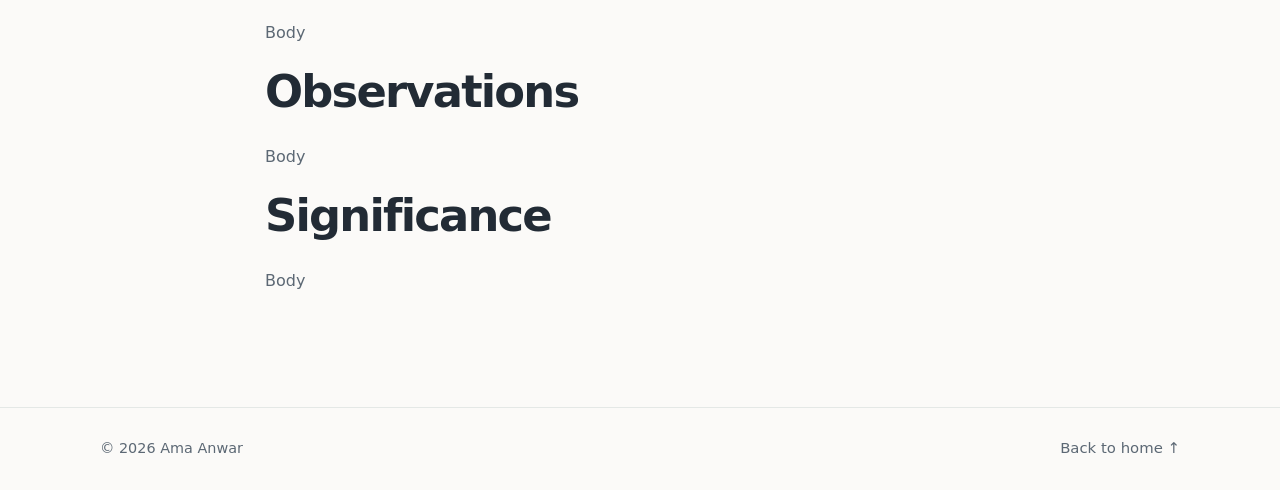
<file: research-1.html>
<!doctype html>
<html lang="en">
<head>
  <title>Browser Tab Title</title>
  <link rel="stylesheet" href="style.css">
  <script src="script.js" defer></script>
</head>
<body>
  <header class="site-header">
    <nav class="nav container" aria-label="Main navigation">
      <a class="brand" href="index.html">Ama Anwar<span class="dot">.</span></a>
      <button class="menu-toggle" type="button" aria-expanded="false" aria-controls="nav-links">Menu</button>
      <div class="nav-links" id="nav-links">
        <a href="about.html">About</a>
        <a href="index.html#research">Research</a>
        <a href="index.html#projects">Projects</a>
        <a href="index.html#contact">Contact</a>
      </div>
    </nav>
  </header>

  <main>
    <section class="section">
      <div class="container narrow">
        <a class="text-link" href="index.html#research">&larr; Back to research</a>
        <p class="eyebrow">RESEARCH</p>
        <h1>Title</h1>
        <p class="lead">Subtitle</p>

        <img src="circuits.jpg" alt="Featured image" style="width:100%;height:auto;border-radius:12px;" loading="lazy">

        <h2>Overview</h2>
        <p>Body</p>

        <h2>Methods</h2>
        <p>Body</p>
        <p>Body</p>

        <h2>Observations</h2>
        <p>Body</p>

        <h2>Significance</h2>
        <p>Body</p>
      </div>
    </section>
  </main>

  <footer class="footer">
    <div class="container">
      <span>© <span id="year"></span> Ama Anwar</span>
      <a href="index.html">Back to home &uarr;</a>
    </div>
  </footer>
</body>
</html>
</file>
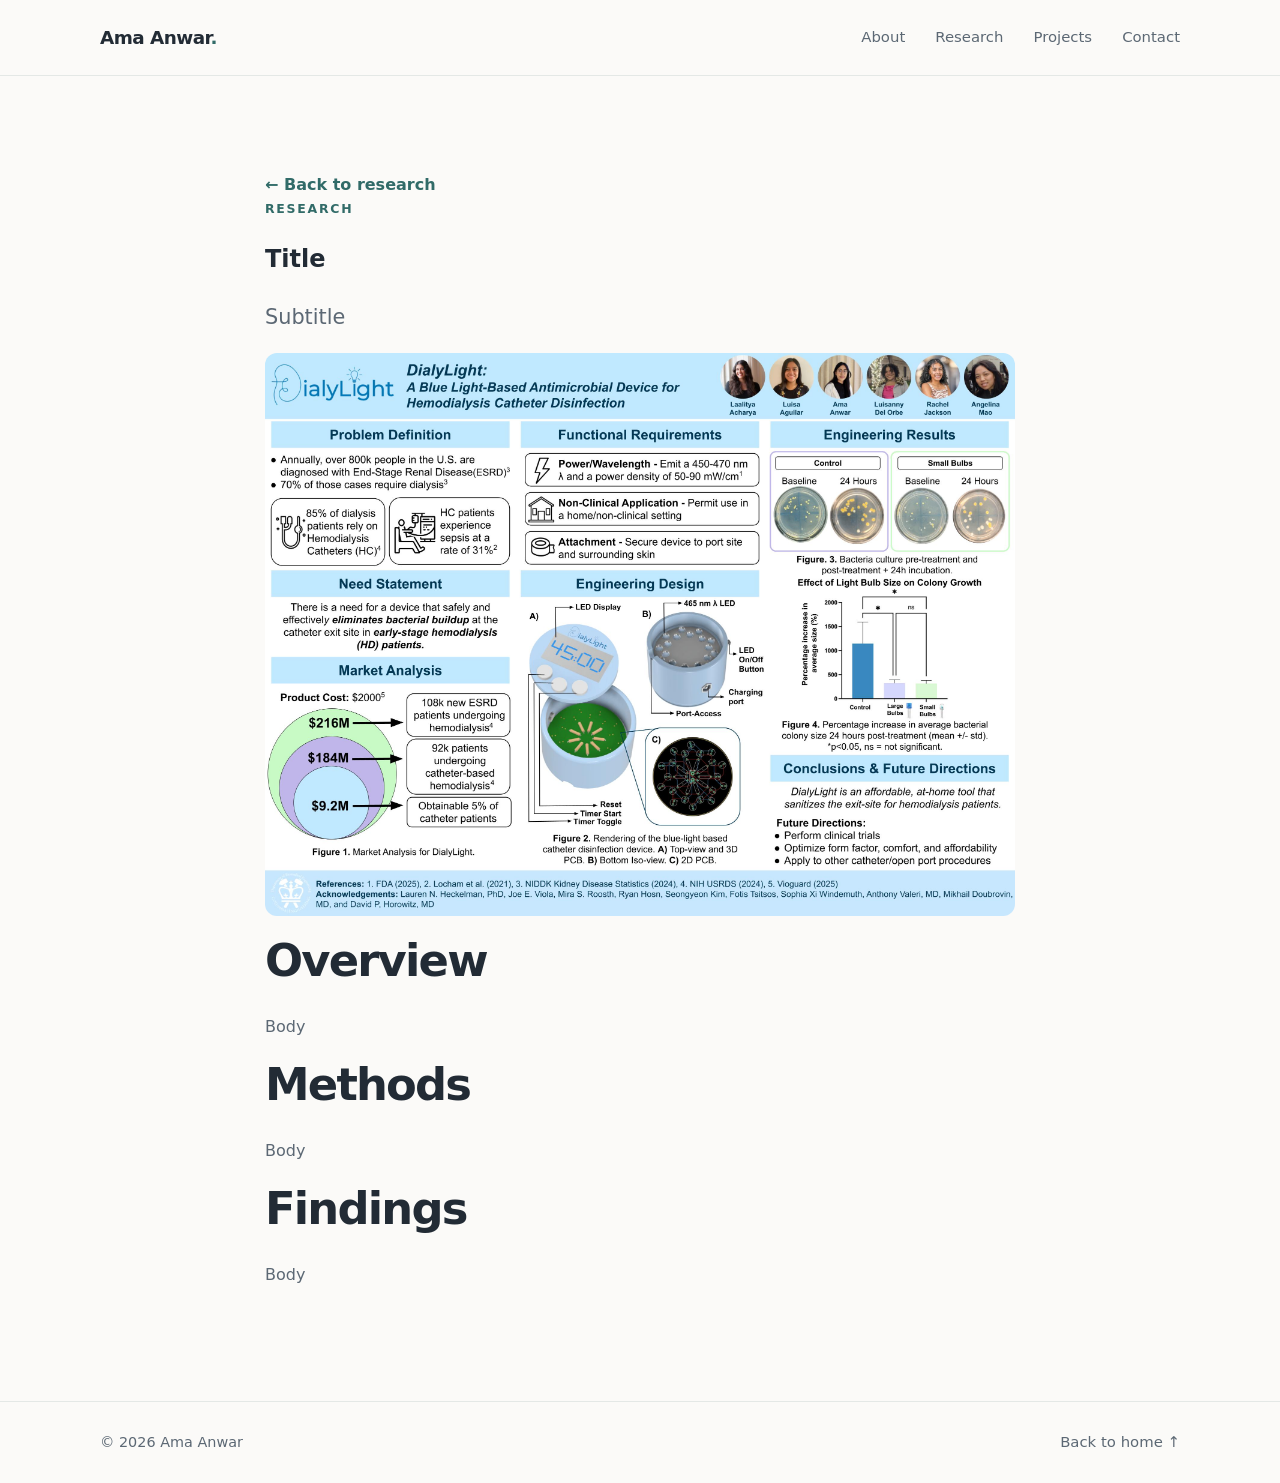
<file: research-2.html>
<!doctype html>
<html lang="en">
<head>
  <title>Browser Tab Title</title>
  <link rel="stylesheet" href="style.css">
  <script src="script.js" defer></script>
</head>
<body>
  <header class="site-header">
    <nav class="nav container" aria-label="Main navigation">
      <a class="brand" href="index.html">Ama Anwar<span class="dot">.</span></a>
      <button class="menu-toggle" type="button" aria-expanded="false" aria-controls="nav-links">Menu</button>
      <div class="nav-links" id="nav-links">
        <a href="about.html">About</a>
        <a href="index.html#research">Research</a>
        <a href="index.html#projects">Projects</a>
        <a href="index.html#contact">Contact</a>
      </div>
    </nav>
  </header>
  <main>
    <section class="section">
      <div class="container narrow">
        <a class="text-link" href="index.html#research">&larr; Back to research</a>
        <p class="eyebrow">RESEARCH</p>
        <h1>Title</h1>
        <p class="lead">Subtitle</p>
        <img src="team7.jpg" alt="Featured image" style="width:100%;height:auto;border-radius:12px;" loading="lazy">
        <h2>Overview</h2>
        <p>Body</p>
        <h2>Methods</h2>
        <p>Body</p>
        <h2>Findings</h2>
        <p>Body</p>
      </div>
    </section>
  </main>
  <footer class="footer">
    <div class="container">
      <span>© <span id="year"></span> Ama Anwar</span>
      <a href="index.html">Back to home &uarr;</a>
    </div>
  </footer>
</body>
</html>
</file>
<file: style.css>
/* =========================================
   GLOBAL STYLES
========================================= */

:root {
  --bg: #fbfaf8;
  --surface: #fff;
  --ink: #222b35;
  --muted: #5c6874;
  --accent: #316b68;
  --line: #e4e8e6;
  --soft: #f1f5f2;
}

* {
  box-sizing: border-box;
}

html {
  scroll-behavior: smooth;
}

body {
  margin: 0;
  background: var(--bg);
  color: var(--ink);
  font: 16px/1.7 system-ui, -apple-system,
    BlinkMacSystemFont, "Segoe UI", sans-serif;
}

a {
  color: inherit;
  text-decoration: none;
}

a:focus-visible,
button:focus-visible {
  outline: 3px solid var(--accent);
  outline-offset: 4px;
}

.container {
  width: min(1080px, calc(100% - 48px));
  margin: auto;
}

.narrow {
  max-width: 750px;
}


/* =========================================
   HEADER & NAVIGATION
========================================= */

.site-header {
  position: sticky;
  top: 0;
  background: rgba(251, 250, 248, 0.96);
  border-bottom: 1px solid var(--line);
  z-index: 5;
}

.nav {
  display: flex;
  align-items: center;
  justify-content: space-between;
  min-height: 75px;
}

.brand {
  font-weight: 800;
  font-size: 1.15rem;
  letter-spacing: -0.03em;
}

.dot,
.accent {
  color: var(--accent);
}

.nav-links {
  display: flex;
  gap: 30px;
}

.nav-links a,
.footer a {
  font-size: 0.93rem;
  color: var(--muted);
}

.nav-links a:hover,
.footer a:hover,
.text-link:hover {
  color: var(--accent);
}

.menu-toggle {
  display: none;
}


/* =========================================
   HERO SECTION
========================================= */

.hero {
  padding: 145px 0 155px;
}

.eyebrow {
  color: var(--accent);
  font-size: 0.78rem;
  font-weight: 750;
  letter-spacing: 0.14em;
}

.hero h1 {
  font-size: clamp(3rem, 8vw, 5.8rem);
  line-height: 1.1;
  letter-spacing: -0.055em;
  margin: 18px 0 24px;
}

.lead {
  max-width: 650px;
  font-size: 1.3rem;
  color: var(--muted);
}

.actions {
  display: flex;
  gap: 14px;
  flex-wrap: wrap;
  margin-top: 32px;
}

.button {
  display: inline-block;
  padding: 12px 22px;
  background: var(--accent);
  color: #fff;
  border-radius: 8px;
  font-weight: 650;
}

.button.secondary {
  background: transparent;
  color: var(--accent);
  border: 1px solid var(--accent);
}

.button:hover {
  filter: brightness(0.9);
}


/* =========================================
   SECTIONS & TYPOGRAPHY
========================================= */

.section {
  padding: 95px 0;
  scroll-margin-top: 75px;
}

.alt {
  background: var(--soft);
}

h2 {
  font-size: clamp(2rem, 5vw, 2.8rem);
  line-height: 1.2;
  letter-spacing: -0.04em;
  margin: 10px 0 25px;
}

h3 {
  font-size: 1.25rem;
  margin: 6px 0 10px;
}

p {
  margin: 0 0 18px;
}

.section p:not(.eyebrow):not(.card-label) {
  color: var(--muted);
}


/* =========================================
   CARD GRID
========================================= */

.cards {
  display: grid;
  grid-template-columns: repeat(2, minmax(0, 1fr));
  gap: 24px;
}

.card {
  background: var(--surface);
  padding: 30px;
  border: 1px solid var(--line);
  border-radius: 14px;
}


/* =========================================
   PHOTO CARDS
========================================= */

.photo-card {
  display: block;
  overflow: hidden;
  padding: 0;
  text-decoration: none;
  color: inherit;
  border-radius: 14px;
  transition:
    transform 0.25s ease,
    box-shadow 0.25s ease;
}

.card-image {
  display: block;
  width: 100%;
  height: 260px;
  object-fit: cover;
  object-position: center;
  transition: transform 0.4s ease;
}

.card-content {
  padding: 24px;
}

.card-content h3 {
  margin: 8px 0 12px;
}

.card-content p {
  line-height: 1.6;
}

.card-label {
  font-size: 0.8rem;
  color: var(--accent);
  font-weight: 700;
  text-transform: uppercase;
  letter-spacing: 0.08em;
}

.card-arrow {
  display: inline-block;
  margin-top: 16px;
  font-size: 0.9rem;
  font-weight: 600;
}


/* =========================================
   CARD STATUS LABELS
========================================= */

.card-content .card-meta {
  display: flex;
  align-items: center;
  justify-content: space-between;
  flex-wrap: wrap;
  gap: 10px;
  margin-bottom: 12px;
}

.card-content .card-meta .card-label {
  margin: 0;
}

.card-content .status {
  display: inline-flex;
  align-items: center;
  padding: 5px 12px;
  border-radius: 999px;
  font-size: 0.72rem;
  font-weight: 600;
  line-height: 1.4;
  letter-spacing: 0.01em;
  white-space: nowrap;
}
/* Ongoing - fresh sage green */
.card-content .status.status-ongoing {
  background-color: #ddf3e4;
  color: #247a48;
}

/* Completed - soft periwinkle blue */
.card-content .status.status-completed {
  background-color: #e1e9ff;
  color: #385eb0;
}

/* In the Making - warm golden yellow */
.card-content .status.status-progress {
  background-color: #fff0c7;
  color: #966400;
}



/* =========================================
   CARD HOVER EFFECTS
========================================= */

.photo-card:hover {
  transform: translateY(-5px);
  box-shadow: 0 12px 30px rgba(0, 0, 0, 0.1);
}

.photo-card:hover .card-image {
  transform: scale(1.04);
}

.photo-card:focus-visible {
  outline: 3px solid currentColor;
  outline-offset: 4px;
}


/* =========================================
   LINKS & CONTACT
========================================= */

.text-link {
  color: var(--accent);
  font-weight: 650;
}

.contact-links {
  display: flex;
  gap: 22px;
  flex-wrap: wrap;
}

.contact-links a {
  color: var(--accent);
  font-weight: 700;
}


/* =========================================
   FOOTER
========================================= */

.footer {
  border-top: 1px solid var(--line);
  padding: 28px 0;
  color: var(--muted);
  font-size: 0.9rem;
}

.footer .container {
  display: flex;
  justify-content: space-between;
  gap: 20px;
}


/* =========================================
   RESPONSIVE DESIGN
========================================= */

@media (max-width: 640px) {

  .nav {
    flex-wrap: wrap;
  }

  .menu-toggle {
    display: block;
    background: none;
    border: 1px solid var(--line);
    border-radius: 7px;
    padding: 7px 12px;
    color: var(--ink);
    font: inherit;
  }

  .nav-links {
    display: none;
    flex-basis: 100%;
    flex-direction: column;
    gap: 12px;
    padding: 12px 0 20px;
  }

  .nav-links.open {
    display: flex;
  }

  .hero {
    padding: 100px 0;
  }

  .section {
    padding: 70px 0;
  }

  .lead {
    font-size: 1.1rem;
  }

}

@media (max-width: 700px) {

  .cards {
    grid-template-columns: 1fr;
  }

  .card-image {
    height: 220px;
  }

}

@media (prefers-reduced-motion: reduce) {

  .photo-card,
  .card-image {
    transition: none;
  }

}
</file>
